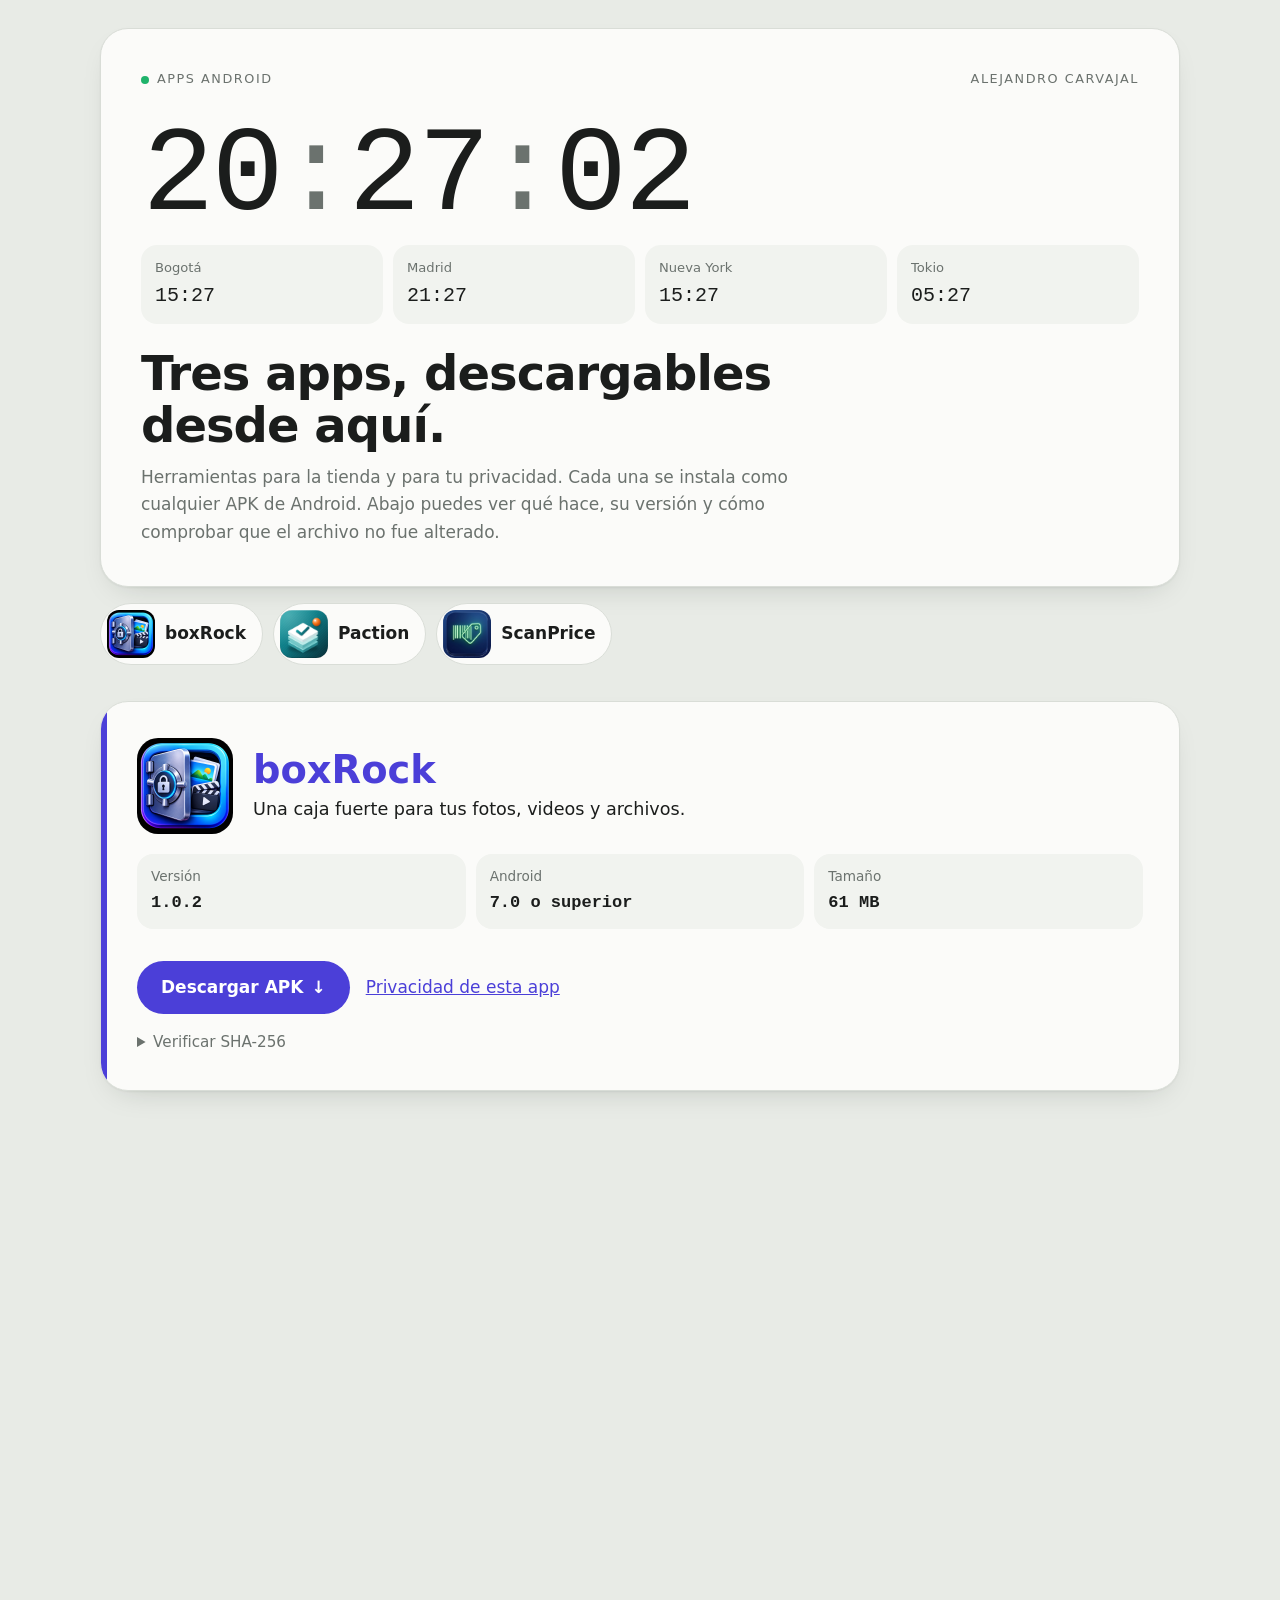
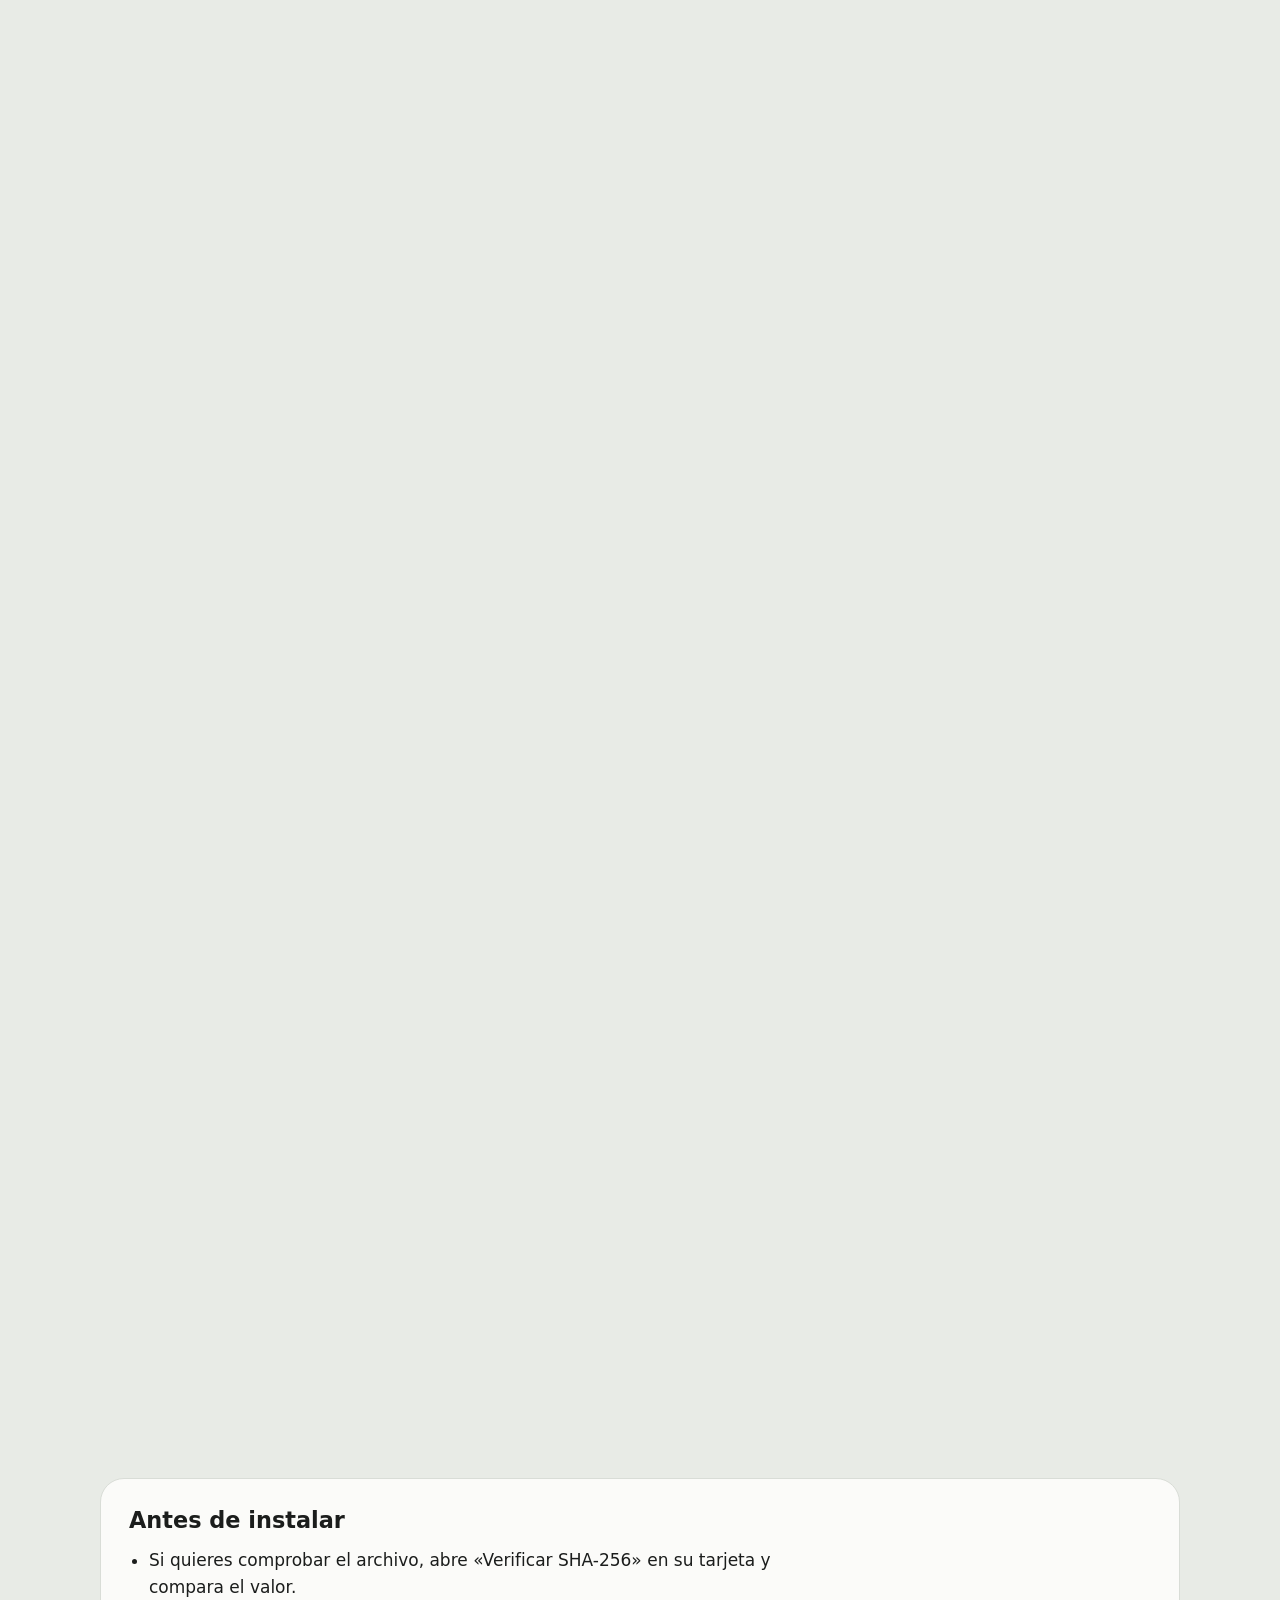
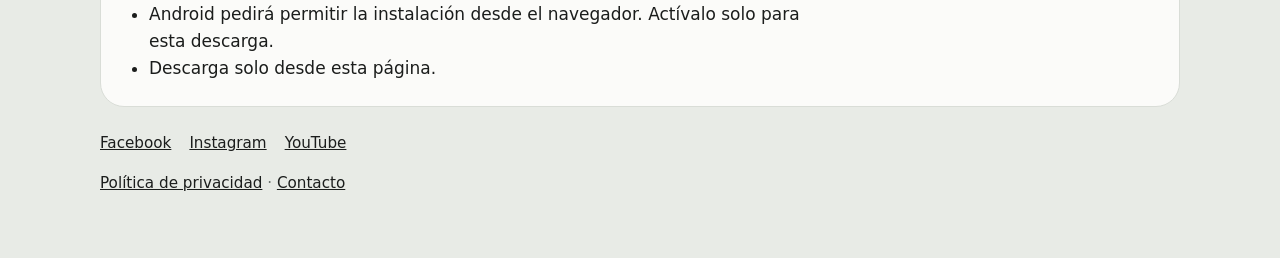
<file: index.html>
<!doctype html>
<html lang="es">
<head>
  <meta charset="utf-8">
  <meta name="viewport" content="width=device-width, initial-scale=1">
  <meta name="referrer" content="strict-origin-when-cross-origin">
  <meta http-equiv="Content-Security-Policy" content="default-src 'self'; script-src 'self'; style-src 'self' https://fonts.googleapis.com; font-src https://fonts.gstatic.com; img-src 'self' data:; connect-src 'self'; object-src 'none'; base-uri 'none'; form-action 'none'">
  <title>Apps de Alejandro Carvajal: descarga directa</title>
  <meta name="description" content="Herramientas para la tienda y para tu privacidad. Descarga directa de las apps.">
  <link rel="preconnect" href="https://fonts.googleapis.com">
  <link rel="preconnect" href="https://fonts.gstatic.com" crossorigin>
  <link rel="stylesheet" href="https://fonts.googleapis.com/css2?family=IBM+Plex+Mono:wght@400;500&family=IBM+Plex+Sans:wght@400;500;600&family=Space+Grotesk:wght@500;600&display=swap">
  <link rel="stylesheet" href="assets/style.css?v=6">
</head>
<body>
  <header class="hero">
    <div class="panel">
      <div class="panel-top">
        <span><span class="live-dot" aria-hidden="true"></span>Apps Android</span>
        <span>Alejandro Carvajal</span>
      </div>
      <div class="clock" id="clock" role="timer" aria-label="Hora actual">--:--:--</div>
      <ul class="zones" aria-label="Hora en otras ciudades">
        <li class="zone" data-tz="America/Bogota"><span>Bogotá</span><time></time></li>
        <li class="zone" data-tz="Europe/Madrid"><span>Madrid</span><time></time></li>
        <li class="zone" data-tz="America/New_York"><span>Nueva York</span><time></time></li>
        <li class="zone" data-tz="Asia/Tokyo"><span>Tokio</span><time></time></li>
      </ul>
      <h1>Tres apps, descargables desde aquí.</h1>
      <p class="intro">Herramientas para la tienda y para tu privacidad. Cada una se instala como cualquier APK de Android. Abajo puedes ver qué hace, su versión y cómo comprobar que el archivo no fue alterado.</p>
    </div>
    <nav class="shelf" id="shelf" aria-label="Apps"></nav>
  </header>

  <main id="apps" aria-live="polite">
    <p class="muted">Cargando aplicaciones…</p>
  </main>

  <section class="install" aria-labelledby="install-title">
    <h2 id="install-title">Antes de instalar</h2>
    <ul>
      <li>Si quieres comprobar el archivo, abre «Verificar SHA-256» en su tarjeta y compara el valor.</li>
      <li>Android pedirá permitir la instalación desde el navegador. Actívalo solo para esta descarga.</li>
      <li>Descarga solo desde esta página.</li>
    </ul>
  </section>

  <footer>
    <nav id="social" aria-label="Redes sociales"></nav>
    <p>
      <a href="privacy.html">Política de privacidad</a> ·
      <a id="contact" href="#">Contacto</a>
    </p>
  </footer>

  <script src="assets/app.js?v=6" defer></script>
</body>
</html>
</file>
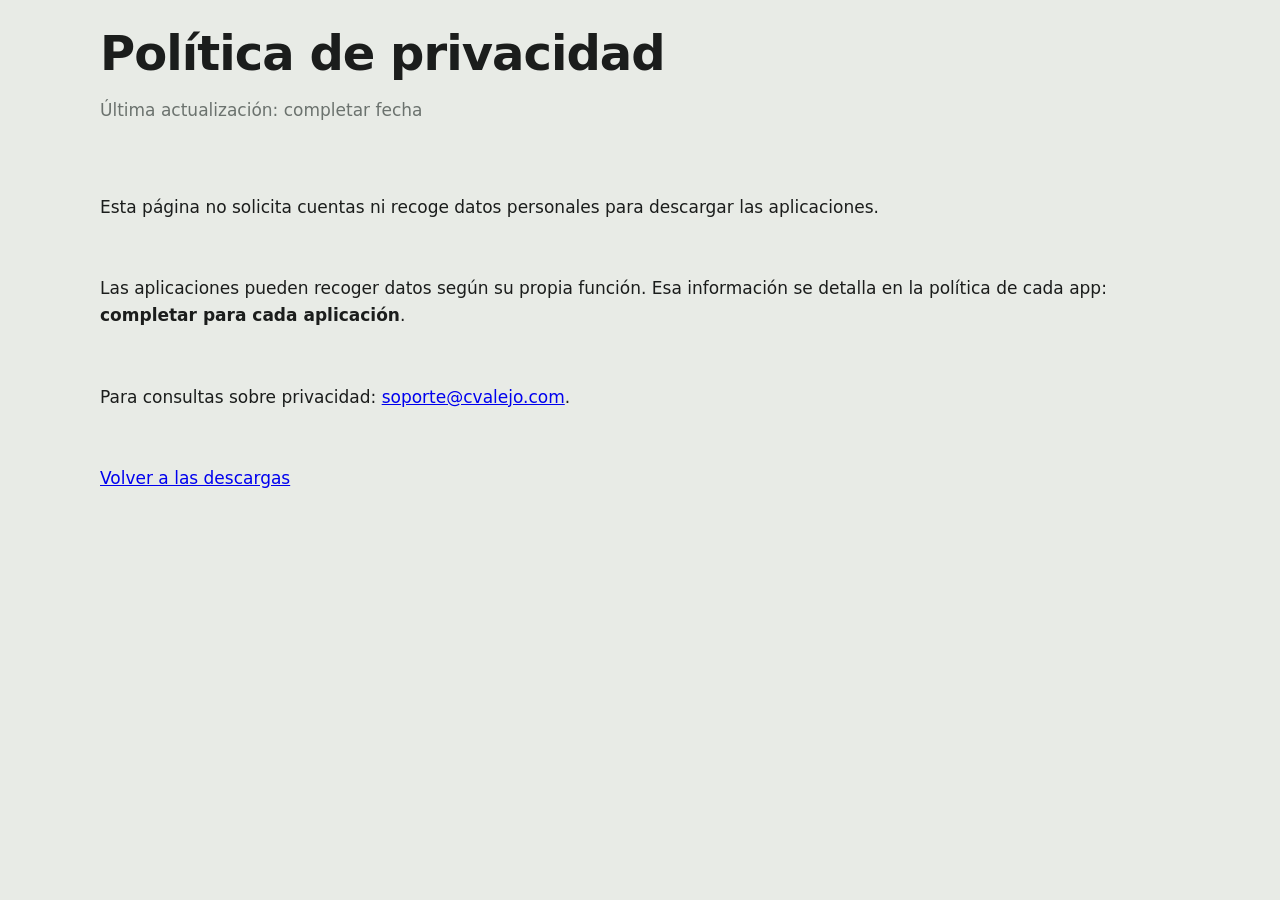
<file: privacy.html>
<!doctype html>
<html lang="es">
<head>
  <meta charset="utf-8">
  <meta name="viewport" content="width=device-width, initial-scale=1">
  <meta http-equiv="Content-Security-Policy" content="default-src 'self'; style-src 'self' https://fonts.googleapis.com; font-src https://fonts.gstatic.com; img-src 'self' data:; object-src 'none'; base-uri 'none'; form-action 'none'">
  <title>Política de privacidad</title>
  <link rel="preconnect" href="https://fonts.googleapis.com">
  <link rel="preconnect" href="https://fonts.gstatic.com" crossorigin>
  <link rel="stylesheet" href="https://fonts.googleapis.com/css2?family=Fraunces:opsz,wght@9..144,500;9..144,700&family=IBM+Plex+Sans:wght@400;500;600&display=swap">
  <link rel="stylesheet" href="assets/style.css">
</head>
<body>
  <header class="hero">
    <h1>Política de privacidad</h1>
    <p class="muted">Última actualización: completar fecha</p>
  </header>
  <main class="plain">
    <p>Esta página no solicita cuentas ni recoge datos personales para descargar las aplicaciones.</p>
    <p>Las aplicaciones pueden recoger datos según su propia función. Esa información se detalla en la política de cada app: <strong>completar para cada aplicación</strong>.</p>
    <p>Para consultas sobre privacidad: <a href="mailto:soporte@cvalejo.com">soporte@cvalejo.com</a>.</p>
    <p><a href="index.html">Volver a las descargas</a></p>
  </main>
</body>
</html>
</file>
<file: assets/style.css>
/* Estilo "dashboard de tiempo": paneles claros, dígitos grandes y movimiento suave.
   Cada app aporta su color (tomado de su icono). */
:root {
  --bg: #e8ebe6;
  --surface: #fbfbf9;
  --surface-2: #f1f3ef;
  --ink: #1b1d1c;
  --muted: #6b726e;
  --line: #d9ddd7;
  --font-display: "Space Grotesk", system-ui, -apple-system, "Segoe UI", sans-serif;
  --font-body: "IBM Plex Sans", system-ui, -apple-system, "Segoe UI", sans-serif;
  --font-mono: "IBM Plex Mono", ui-monospace, Consolas, monospace;
  --accent: #0e7a7f;
  --on-accent: #ffffff;
  --shadow: 0 1px 2px rgba(20, 30, 25, 0.05), 0 12px 32px -18px rgba(20, 30, 25, 0.25);
}
@media (prefers-color-scheme: dark) {
  :root:not([data-theme="light"]) {
    --bg: #0c1311;
    --surface: #131d1a;
    --surface-2: #192622;
    --ink: #e6efec;
    --muted: #9fb0aa;
    --line: #26342f;
    --shadow: 0 12px 32px -18px rgba(0, 0, 0, 0.6);
  }
}
:root[data-theme="dark"] {
  --bg: #0c1311;
  --surface: #131d1a;
  --surface-2: #192622;
  --ink: #e6efec;
  --muted: #9fb0aa;
  --line: #26342f;
  --shadow: 0 12px 32px -18px rgba(0, 0, 0, 0.6);
}

* { box-sizing: border-box; }
html { -webkit-text-size-adjust: 100%; }
body {
  margin: 0;
  background: var(--bg);
  color: var(--ink);
  font-family: var(--font-body);
  font-size: 1.0625rem;
  line-height: 1.6;
  overflow-x: hidden;
}
.hero, main, .install, footer { width: min(1080px, 100% - 32px); margin-inline: auto; }

/* Panel principal (hero) */
.hero { padding: 28px 0 24px; }
.panel {
  background: var(--surface);
  border: 1px solid var(--line);
  border-radius: 28px;
  padding: clamp(20px, 4vw, 40px);
  box-shadow: var(--shadow);
}
.panel-top {
  display: flex;
  justify-content: space-between;
  gap: 12px;
  flex-wrap: wrap;
  font-size: 0.8rem;
  letter-spacing: 0.12em;
  text-transform: uppercase;
  color: var(--muted);
}
.live-dot {
  display: inline-block;
  width: 8px; height: 8px;
  border-radius: 50%;
  background: #1fb36b;
  margin-right: 8px;
  vertical-align: middle;
  box-shadow: 0 0 0 0 rgba(31, 179, 107, 0.6);
}

/* Reloj con dígitos grandes */
.clock {
  display: flex;
  flex-wrap: wrap;
  align-items: baseline;
  gap: 0;
  margin: 28px 0 8px;
  white-space: nowrap;
  font-family: var(--font-mono);
  font-weight: 500;
  font-size: clamp(2.4rem, 11vw, 7.5rem);
  line-height: 1;
  letter-spacing: -0.04em;
  font-variant-numeric: tabular-nums;
}
.clock .d { display: inline-block; min-width: 0.58em; text-align: center; }
.clock .sep { color: var(--muted); }
.clock .sec { font-size: 0.42em; color: var(--muted); letter-spacing: 0; align-self: flex-end; margin-bottom: 0.3em; }
.clock .d.flip { animation: flip 0.45s cubic-bezier(0.2, 0.8, 0.2, 1); }
@keyframes flip {
  0% { transform: translateY(-40%); opacity: 0.2; }
  100% { transform: none; opacity: 1; }
}

/* Zonas horarias */
.zones {
  display: grid;
  grid-template-columns: repeat(2, minmax(0, 1fr));
  gap: 10px;
  list-style: none;
  padding: 0;
  margin: 0 0 24px;
}
@media (min-width: 720px) { .zones { grid-template-columns: repeat(4, minmax(0, 1fr)); } }
.zone {
  background: var(--surface-2);
  border-radius: 16px;
  padding: 12px 14px;
  display: grid;
  gap: 2px;
}
.zone span { font-size: 0.82rem; color: var(--muted); }
.zone time { font-family: var(--font-mono); font-size: 1.25rem; font-weight: 500; }

h1 {
  margin: 0 0 12px;
  font-family: var(--font-display);
  font-weight: 600;
  font-size: clamp(1.9rem, 4.6vw, 3rem);
  line-height: 1.08;
  letter-spacing: -0.02em;
  max-width: 20ch;
}
.lede { margin: 0; color: var(--muted); font-size: 0.95rem; }
.intro { max-width: 60ch; margin: 0; color: var(--muted); }

/* Accesos rápidos */
.shelf { display: flex; flex-wrap: wrap; gap: 10px; margin-top: 16px; }
.shelf-item {
  display: inline-flex;
  align-items: center;
  gap: 10px;
  color: var(--ink);
  text-decoration: none;
  font-weight: 600;
  padding: 6px 16px 6px 6px;
  background: var(--surface);
  border: 1px solid var(--line);
  border-radius: 999px;
  transition: transform 0.25s ease, border-color 0.25s ease;
}
.shelf-item img { border-radius: 12px; }
.shelf-item:hover, .shelf-item:focus-visible { transform: translateY(-2px); border-color: var(--accent); }

/* Apps: tarjetas del dashboard */
main { display: grid; gap: 20px; padding: 12px 0 8px; }
.app {
  position: relative;
  background: var(--surface);
  border: 1px solid var(--line);
  border-radius: 28px;
  padding: clamp(20px, 4vw, 36px);
  box-shadow: var(--shadow);
  overflow: hidden;
  scroll-margin-top: 16px;
  transition: transform 0.35s ease, box-shadow 0.35s ease;
}
.app::before {
  content: "";
  position: absolute;
  inset: 0 auto 0 0;
  width: 6px;
  background: var(--accent);
}
.app:hover { transform: translateY(-3px); }
.app[data-app="boxrock"] { --accent: #4b3fd8; --on-accent: #ffffff; }
.app[data-app="paction"] { --accent: #0e7a7f; --on-accent: #ffffff; }
.app[data-app="scanprice"] { --accent: #0f7c47; --on-accent: #ffffff; }

.app-head { display: flex; gap: 20px; align-items: center; margin-bottom: 20px; }
.app-head .icon { border-radius: 22%; flex: none; width: 96px; height: 96px; }
.app h2 {
  margin: 0;
  font-family: var(--font-display);
  font-weight: 600;
  font-size: clamp(1.8rem, 4vw, 2.4rem);
  line-height: 1.1;
  color: var(--accent);
}
.tagline { margin: 4px 0 0; font-size: 1.1rem; max-width: 40ch; }

.app-body { display: grid; gap: 28px; grid-template-columns: 1fr; }
@media (min-width: 820px) {
  .app-body { grid-template-columns: 240px 1fr; align-items: start; }
}
/* Teléfono 3D que gira */
.stage {
  perspective: 1100px;
  display: grid;
  place-items: center;
  padding: 16px 0;
  position: relative;
}
.stage::before {
  content: "";
  position: absolute;
  width: 80%;
  aspect-ratio: 1;
  border-radius: 50%;
  background: radial-gradient(circle, var(--accent), transparent 70%);
  opacity: 0.18;
  filter: blur(30px);
}
/* Cuerpo con grosor: 16 capas apiladas en Z + cara frontal y trasera. */
.phone {
  position: relative;
  width: min(230px, 70vw);
  aspect-ratio: 9 / 19.5;
  transform-style: preserve-3d;
}
.slice, .front, .back { position: absolute; inset: 0; border-radius: 38px; }
.slice {
  background: linear-gradient(90deg, #232726, #7b827e 50%, #232726);
  transform: translateZ(calc((var(--i) - 8) * 1px));
}
.front {
  padding: 9px;
  background: #0a0b0b;
  box-shadow: inset 0 0 0 1.5px #626965;
  transform: translateZ(8.5px);
  backface-visibility: hidden;
}
.front::before {
  content: "";
  position: absolute;
  top: 16px;
  left: 50%;
  translate: -50% 0;
  width: 28%;
  height: 14px;
  border-radius: 10px;
  background: #050606;
  z-index: 2;
}
.glare {
  position: absolute;
  inset: 9px;
  border-radius: 30px;
  pointer-events: none;
  z-index: 3;
  background: linear-gradient(115deg, transparent 30%, rgba(255, 255, 255, 0.22) 45%, transparent 60%);
  background-size: 260% 100%;
  background-position: 100% 0;
}
.back {
  background: linear-gradient(145deg, #565d59, #1a1d1c 70%);
  transform: rotateY(180deg) translateZ(8.5px);
  backface-visibility: hidden;
}
.back::after {
  content: "";
  position: absolute;
  top: 16px;
  left: 16px;
  width: 58px;
  height: 58px;
  border-radius: 18px;
  background: #0b0c0c;
  box-shadow: inset 0 0 0 3px #424845, inset 12px 12px 0 -6px #1d2120;
}
.btn { position: absolute; width: 4px; border-radius: 2px; background: #7b827e; }
.b1 { right: -3px; top: 22%; height: 11%; }
.b2 { right: -3px; top: 38%; height: 18%; }
.stage::after {
  content: "";
  position: absolute;
  bottom: 0;
  width: 60%;
  height: 22px;
  border-radius: 50%;
  background: rgba(0, 0, 0, 0.35);
  filter: blur(14px);
}
.screen {
  position: relative;
  width: 100%;
  height: 100%;
  border-radius: 30px;
  overflow: hidden;
  background: #000;
}
.screen img {
  position: absolute;
  inset: 0;
  width: 100%;
  height: 100%;
  object-fit: cover;
  opacity: 0;
  transition: opacity 0.9s ease;
}
.screen img.on { opacity: 1; }
@media (prefers-reduced-motion: no-preference) {
  .phone { animation: spin3d 16s ease-in-out infinite; }
  .glare { animation: sheen 16s ease-in-out infinite; }
  .stage::after { animation: shade 16s ease-in-out infinite; }
  .stage:hover :is(.phone, .glare) { animation-play-state: paused; }
}
/* Vaivén para ver el grosor y, de vez en cuando, una vuelta completa que muestra la parte trasera. */
@keyframes spin3d {
  0% { transform: rotateY(-32deg) rotateX(6deg); }
  30% { transform: rotateY(32deg) rotateX(-4deg) translateY(-8px); }
  50% { transform: rotateY(32deg) rotateX(-4deg) translateY(-8px); }
  85% { transform: rotateY(328deg) rotateX(4deg); }
  100% { transform: rotateY(328deg) rotateX(6deg); }
}
@keyframes sheen {
  0%, 100% { background-position: 100% 0; }
  30%, 50% { background-position: 0 0; }
}
@keyframes shade {
  0%, 100% { transform: scaleX(1); opacity: 1; }
  30%, 50% { transform: scaleX(0.75); opacity: 0.8; }
}
.features {
  margin: 0;
  padding: 0;
  list-style: none;
  display: grid;
  gap: 8px;
}
.features li {
  max-width: 62ch;
  padding: 10px 14px 10px 36px;
  background: var(--surface-2);
  border-radius: 14px;
  position: relative;
}
.features li::before {
  content: "";
  position: absolute;
  left: 14px;
  top: 1.1em;
  width: 10px; height: 10px;
  border-radius: 50%;
  background: var(--accent);
}

.specs {
  display: grid;
  gap: 10px;
  margin: 0;
  grid-column: 1 / -1;
}
@media (min-width: 820px) {
  .specs { grid-template-columns: repeat(3, minmax(0, 1fr)); }
}
.specs > div {
  display: grid;
  gap: 2px;
  background: var(--surface-2);
  border-radius: 16px;
  padding: 12px 14px;
}
.specs dt { color: var(--muted); font-size: 0.85rem; }
.specs dd { margin: 0; font-weight: 600; font-family: var(--font-mono); }
.sha-details { margin-top: 16px; }
.sha-details summary { cursor: pointer; color: var(--muted); font-size: 0.95rem; }
.sha-details .sha {
  margin: 10px 0 0;
  padding: 12px 14px;
  background: var(--surface-2);
  border-radius: 14px;
  font-family: var(--font-mono);
  font-size: 0.8rem;
  word-break: break-all;
}
.copy {
  margin-left: 10px;
  font: inherit;
  font-size: 0.8rem;
  padding: 2px 10px;
  border: 1px solid var(--line);
  border-radius: 999px;
  background: var(--surface);
  color: var(--ink);
  cursor: pointer;
}

.actions {
  grid-column: 1 / -1;
  display: flex;
  flex-wrap: wrap;
  align-items: center;
  gap: 16px;
  margin-top: 4px;
}
.download {
  display: inline-flex;
  align-items: center;
  gap: 8px;
  padding: 13px 24px;
  border-radius: 999px;
  background: var(--accent);
  color: var(--on-accent);
  font-weight: 600;
  text-decoration: none;
  transition: transform 0.25s ease, filter 0.25s ease;
}
.download::after { content: "↓"; transition: transform 0.25s ease; }
.download:hover { filter: brightness(1.08); }
.download:hover::after { transform: translateY(3px); }
.privacy-link { color: var(--accent); }
.muted { color: var(--muted); }

/* Revelado al hacer scroll */
.reveal { opacity: 0; transform: translateY(16px); transition: opacity 0.6s ease, transform 0.6s ease; }
.reveal.in { opacity: 1; transform: none; }
.app.reveal.in:hover { transform: translateY(-3px); transition-delay: 0s; }
@media (prefers-reduced-motion: reduce) {
  .reveal, .app, .clock .d.flip { transition: none; animation: none; }
}

/* Instalación y pie */
.install {
  margin-top: 28px;
  background: var(--surface);
  border: 1px solid var(--line);
  border-radius: 24px;
  padding: 24px 28px;
}
.install h2 { font-family: var(--font-display); font-size: 1.4rem; margin: 0 0 8px; }
.install ul { margin: 0; padding-left: 20px; max-width: 64ch; }
footer { padding: 24px 0 48px; color: var(--muted); font-size: 0.95rem; }
footer nav { display: flex; flex-wrap: wrap; gap: 8px 18px; margin-bottom: 12px; }
footer a { color: var(--ink); }

a:focus-visible, button:focus-visible {
  outline: 3px solid var(--accent);
  outline-offset: 3px;
}

/* Movimiento de entrada; se desactiva si el usuario pide menos movimiento. */
@media (prefers-reduced-motion: no-preference) {
  .panel > * { animation: rise 0.6s ease both; }
  .panel > .panel-top { animation-delay: 0s; }
  .panel > .clock { animation-delay: 0.08s; }
  .panel > .zones { animation-delay: 0.16s; }
  .panel > h1 { animation-delay: 0.22s; }
  .panel > .intro { animation-delay: 0.28s; }
  .shelf-item { animation: rise 0.6s ease both; animation-delay: 0.34s; }
  .live-dot { animation: pulse 2s ease-out infinite; }
}
@keyframes rise {
  from { opacity: 0; transform: translateY(12px); }
  to { opacity: 1; transform: none; }
}
@keyframes pulse {
  0% { box-shadow: 0 0 0 0 rgba(31, 179, 107, 0.6); }
  70% { box-shadow: 0 0 0 8px rgba(31, 179, 107, 0); }
  100% { box-shadow: 0 0 0 0 rgba(31, 179, 107, 0); }
}
</file>
